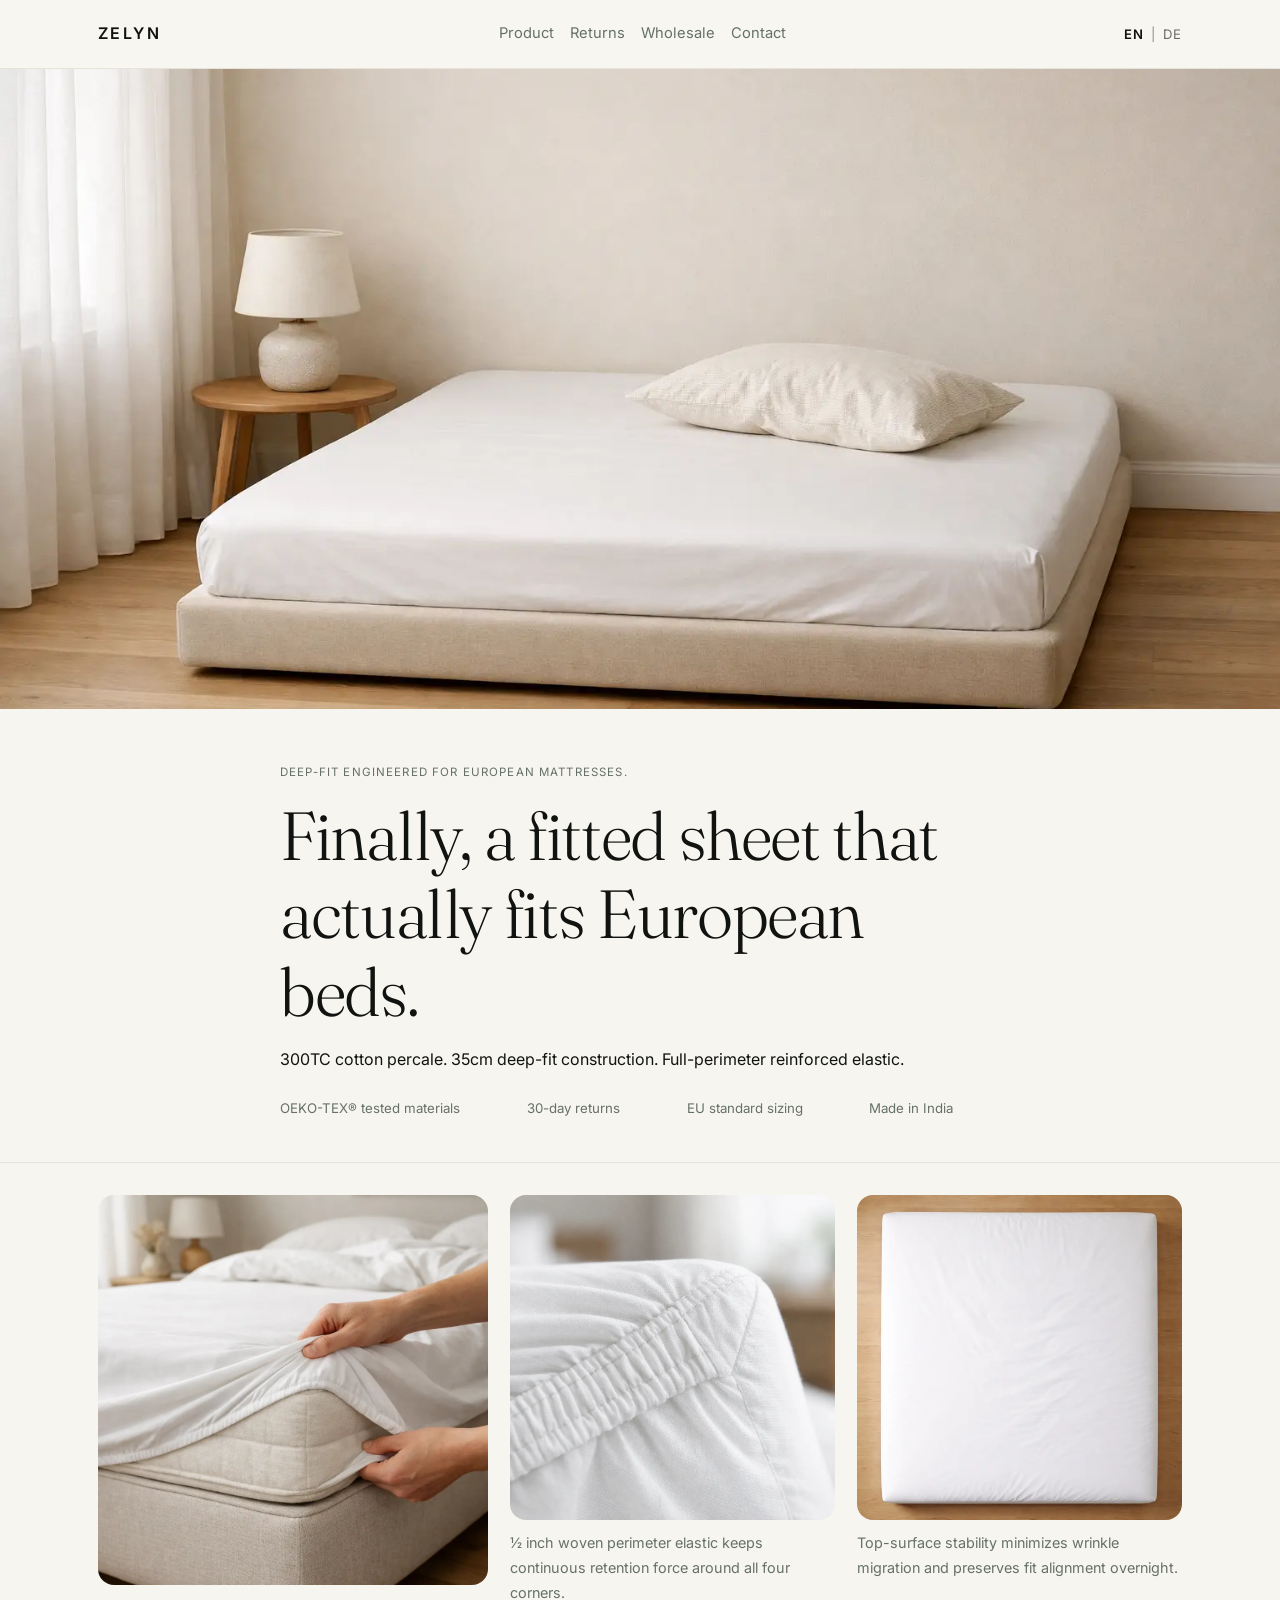
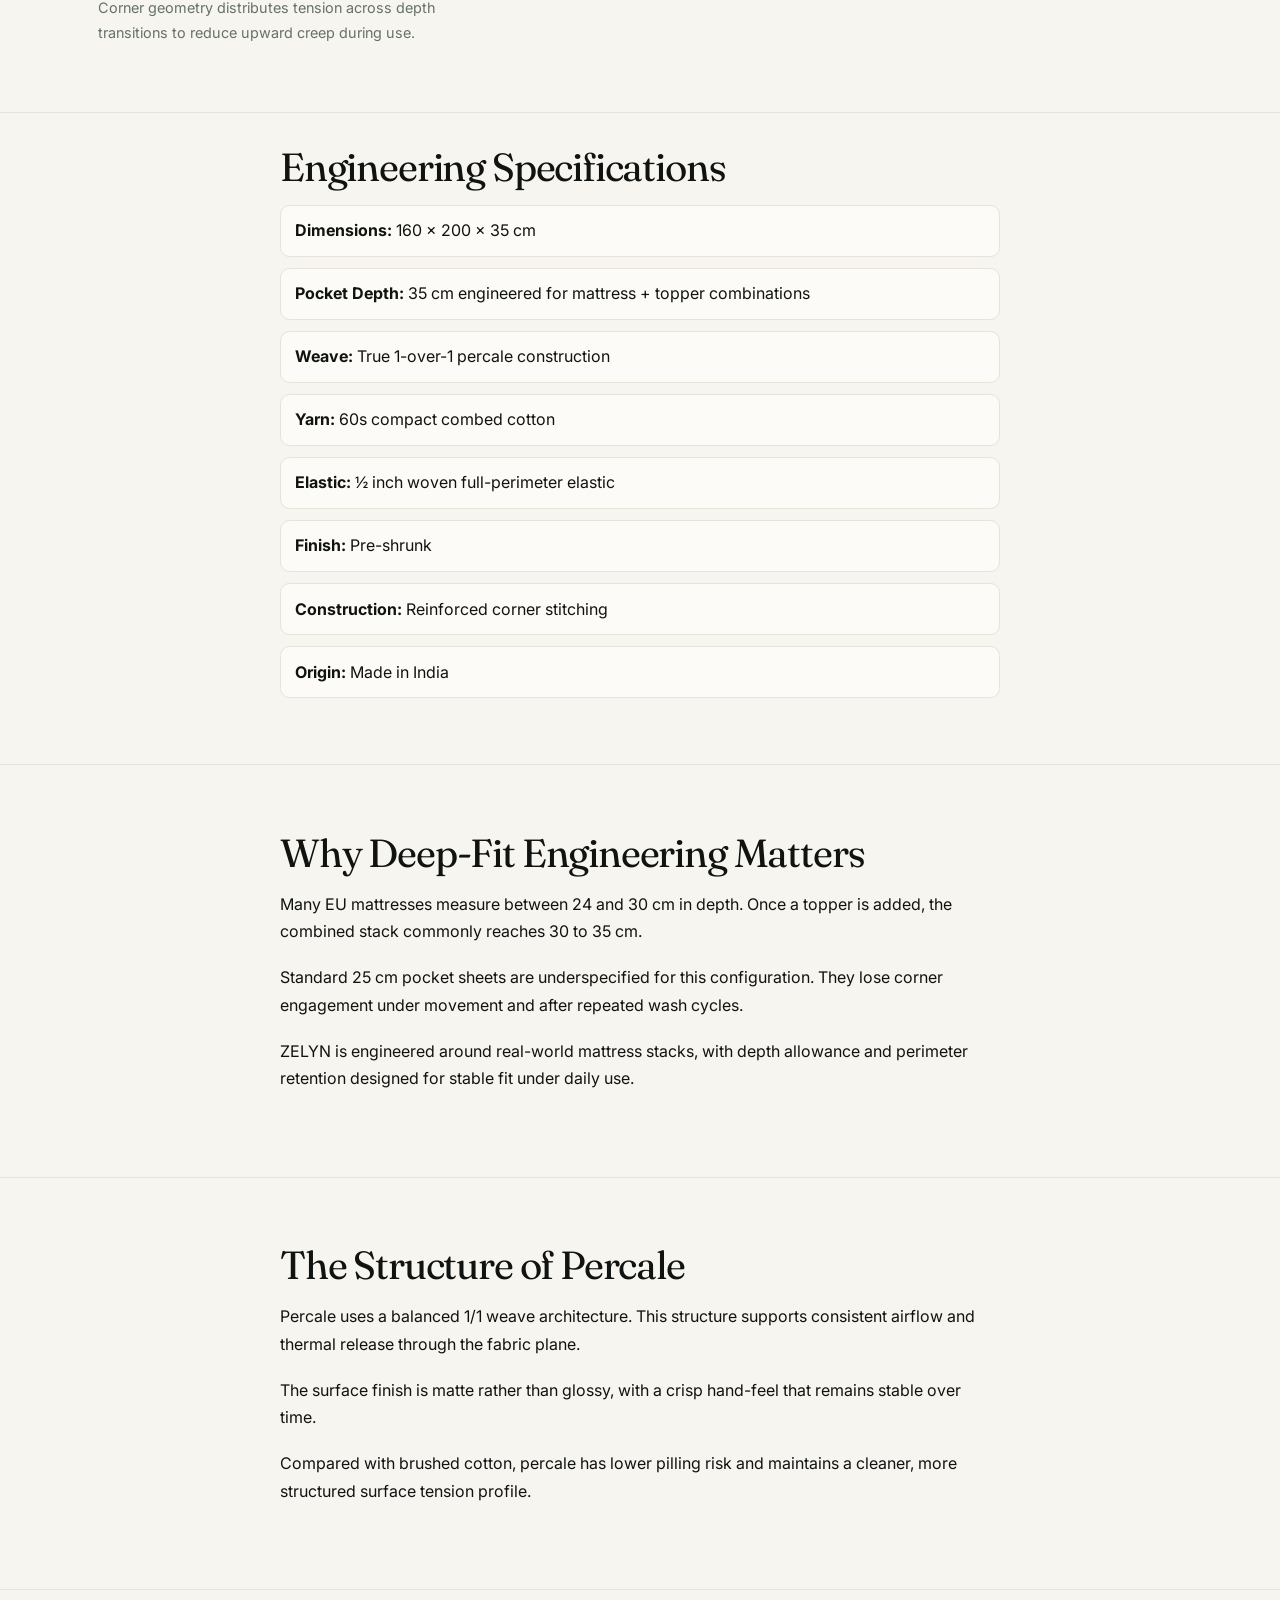
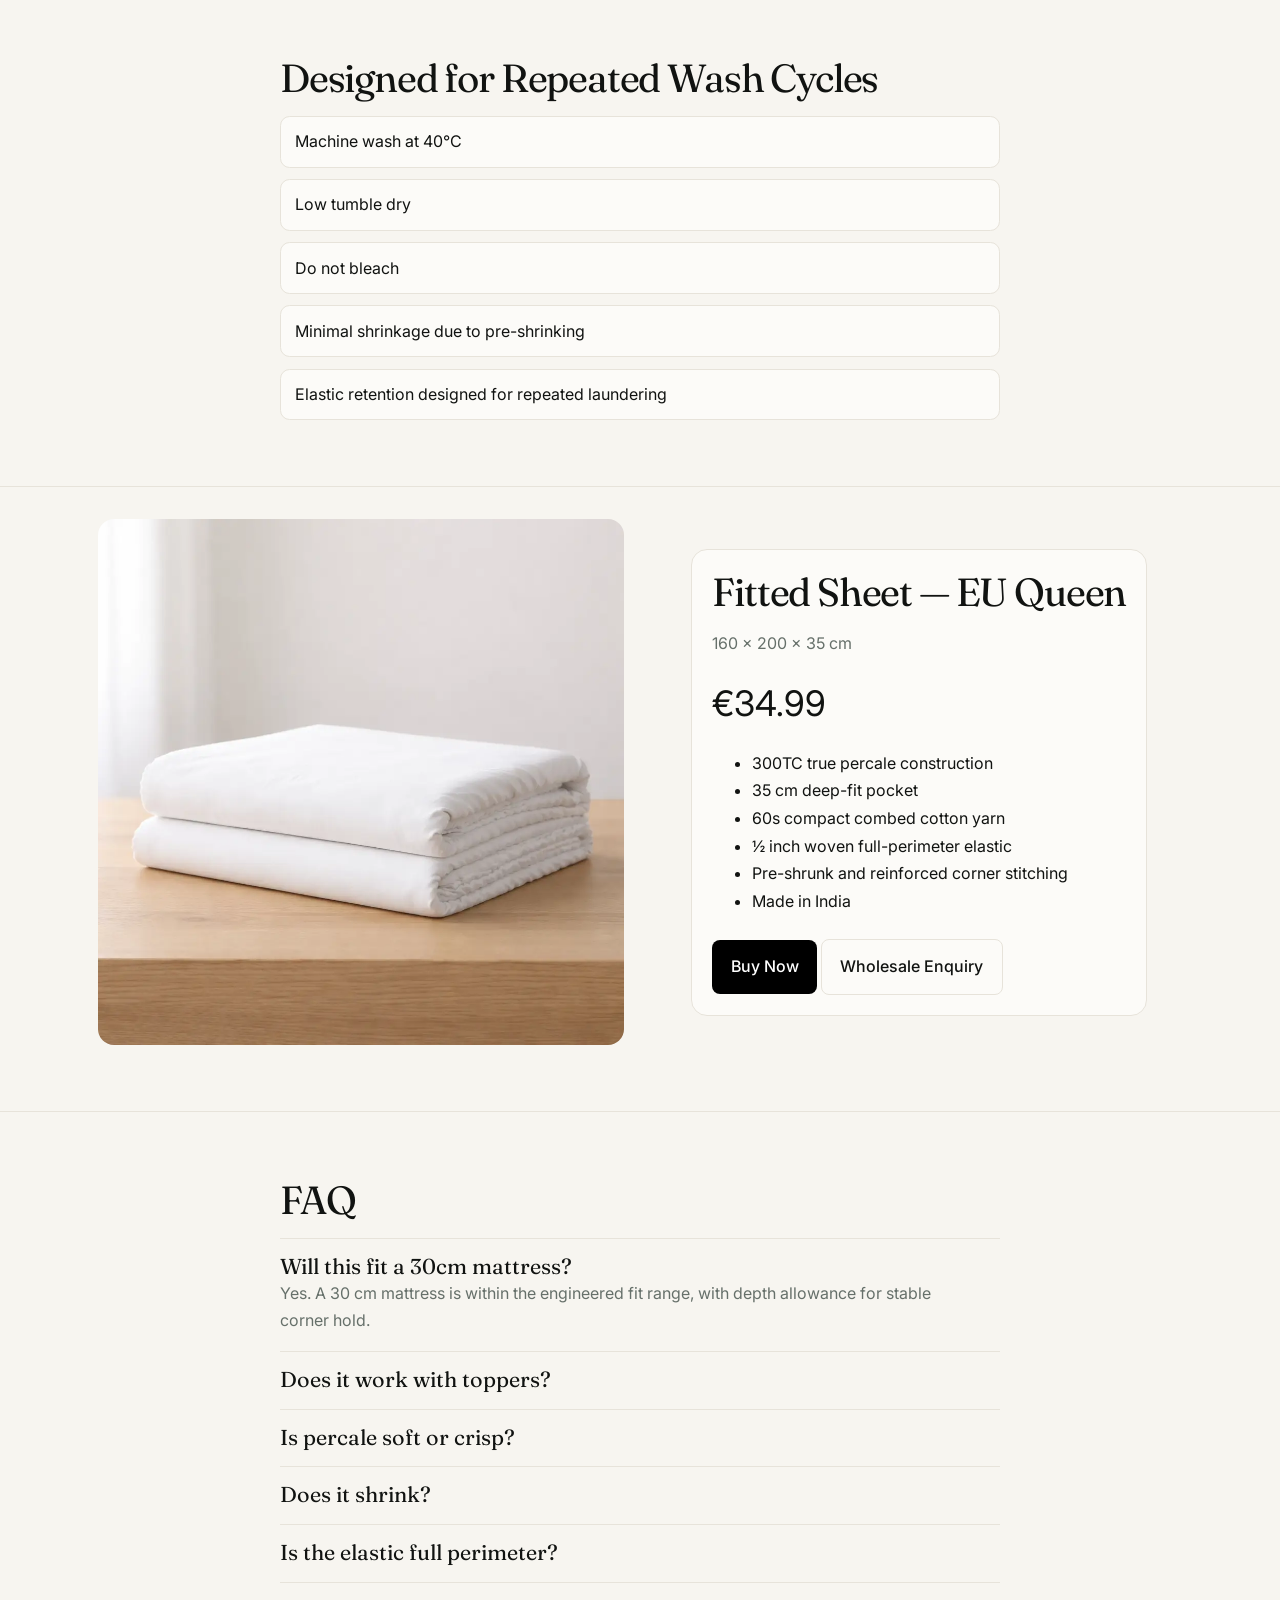
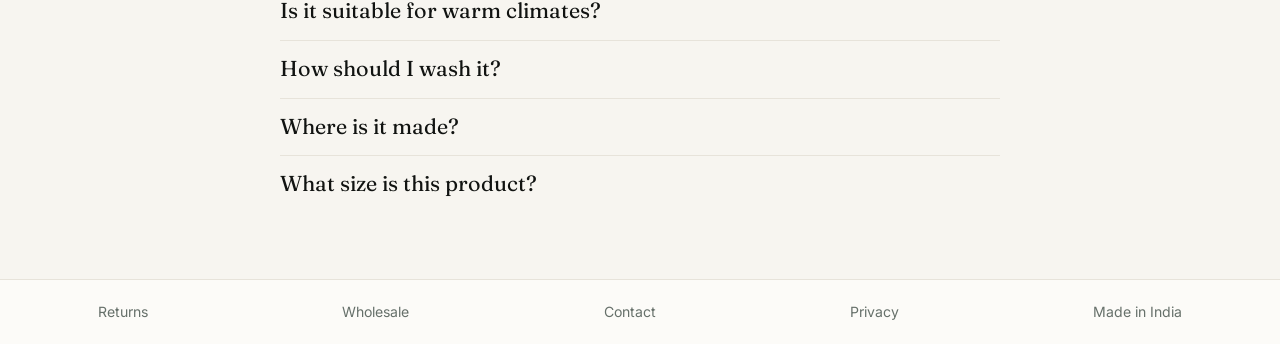
<file: index.html>
<!doctype html>
<html lang="en">
<head>
  <meta charset="utf-8">
  <meta name="viewport" content="width=device-width, initial-scale=1">
  <title>ZELYN — Deep-Fit Engineered Fitted Sheets for European Mattresses</title>
  <meta name="description" content="ZELYN deep-fit engineered fitted sheets for European mattresses. 300TC cotton percale, 35cm pocket depth, and full-perimeter reinforced elastic for stable fit.">
  <link rel="canonical" href="https://zelynhome.com/">
  <link rel="alternate" hreflang="en" href="https://zelynhome.com/">
  <link rel="alternate" hreflang="de" href="https://zelynhome.com/de/">
  <link rel="alternate" hreflang="x-default" href="https://zelynhome.com/">
  <link rel="preconnect" href="https://fonts.googleapis.com">
  <link rel="preconnect" href="https://fonts.gstatic.com" crossorigin>
  <link href="https://fonts.googleapis.com/css2?family=Fraunces:wght@400;500&family=Inter:wght@400;500;600&display=swap" rel="stylesheet">
  <link rel="stylesheet" href="/assets/css/styles.css">
  <script>
  (function() {
    var userLang = navigator.language || navigator.userLanguage;
    if (userLang && userLang.startsWith('de') && !window.location.pathname.startsWith('/de')) {
      window.location.href = '/de/';
    }
  })();
  </script>
</head>
<body>
  <header class="site-header">
    <div class="header-inner">
      <a class="logo" href="/" aria-label="ZELYN Home">ZELYN</a>
      <button class="menu-toggle" data-menu-toggle aria-label="Toggle menu" aria-expanded="false"><span aria-hidden="true">☰</span><span class="sr-only">Menu</span></button>
      <nav class="site-nav" data-nav>
        <a href="#product">Product</a>
        <a href="/returns.html">Returns</a>
        <a href="/wholesale.html">Wholesale</a>
        <a href="mailto:support@zelynhome.com">Contact</a>
      </nav>
      <nav class="language-switch">
        <a href="/" class="lang-en active">EN</a>
        <span class="divider">|</span>
        <a href="/de/" class="lang-de">DE</a>
      </nav>
    </div>
  </header>

  <main>
    <section class="reveal section-hero">
      <img class="hero-media hover-media" src="/assets/images/hero-bedroom.webp" alt="Deep-fit fitted sheet on a European bed setup" width="1536" height="1024" fetchpriority="high" decoding="async">
      <div class="hero-copy">
        <p class="kicker">Deep-fit engineered for European mattresses.</p>
        <h1>Finally, a fitted sheet that actually fits European beds.</h1>
        <p>300TC cotton percale. 35cm deep-fit construction. Full-perimeter reinforced elastic.</p>
        <div class="trust-row" aria-label="Trust highlights">
          <span>OEKO-TEX® tested materials</span>
          <span>30-day returns</span>
          <span>EU standard sizing</span>
          <span>Made in India</span>
        </div>
      </div>
    </section>

    <section class="reveal section-proof section-flow-tight">
      <div class="section-inner proof-grid">
        <figure class="proof-item proof-item-large hover-media">
          <img src="/assets/images/fit-demonstration.webp" alt="Fitted sheet wrapped over mattress and topper profile" width="1024" height="1024" loading="lazy" decoding="async">
          <figcaption>Corner geometry distributes tension across depth transitions to reduce upward creep during use.</figcaption>
        </figure>
        <figure class="proof-item hover-media">
          <img src="/assets/images/elastic-closeup.webp" alt="Close-up of full-perimeter elastic seam" width="1024" height="1024" loading="lazy" decoding="async">
          <figcaption>½ inch woven perimeter elastic keeps continuous retention force around all four corners.</figcaption>
        </figure>
        <figure class="proof-item hover-media">
          <img src="/assets/images/topdown.webp" alt="Top-down view of smooth fitted sheet plane" width="1024" height="1024" loading="lazy" decoding="async">
          <figcaption>Top-surface stability minimizes wrinkle migration and preserves fit alignment overnight.</figcaption>
        </figure>
      </div>
    </section>

    <section class="reveal section-engineering section-flow-tight">
      <div class="section-inner">
        <h2>Engineering Specifications</h2>
        <ul class="technical-list">
          <li><strong>Dimensions:</strong> 160 × 200 × 35 cm</li>
          <li><strong>Pocket Depth:</strong> 35 cm engineered for mattress + topper combinations</li>
          <li><strong>Weave:</strong> True 1-over-1 percale construction</li>
          <li><strong>Yarn:</strong> 60s compact combed cotton</li>
          <li><strong>Elastic:</strong> ½ inch woven full-perimeter elastic</li>
          <li><strong>Finish:</strong> Pre-shrunk</li>
          <li><strong>Construction:</strong> Reinforced corner stitching</li>
          <li><strong>Origin:</strong> Made in India</li>
        </ul>
      </div>
    </section>

    <section class="reveal">
      <div class="section-inner">
        <h2>Why Deep-Fit Engineering Matters</h2>
        <p>Many EU mattresses measure between 24 and 30 cm in depth. Once a topper is added, the combined stack commonly reaches 30 to 35 cm.</p>
        <p>Standard 25 cm pocket sheets are underspecified for this configuration. They lose corner engagement under movement and after repeated wash cycles.</p>
        <p>ZELYN is engineered around real-world mattress stacks, with depth allowance and perimeter retention designed for stable fit under daily use.</p>
      </div>
    </section>

    <section class="reveal">
      <div class="section-inner">
        <h2>The Structure of Percale</h2>
        <p>Percale uses a balanced 1/1 weave architecture. This structure supports consistent airflow and thermal release through the fabric plane.</p>
        <p>The surface finish is matte rather than glossy, with a crisp hand-feel that remains stable over time.</p>
        <p>Compared with brushed cotton, percale has lower pilling risk and maintains a cleaner, more structured surface tension profile.</p>
      </div>
    </section>

    <section class="reveal">
      <div class="section-inner">
        <h2>Designed for Repeated Wash Cycles</h2>
        <ul class="technical-list">
          <li>Machine wash at 40°C</li>
          <li>Low tumble dry</li>
          <li>Do not bleach</li>
          <li>Minimal shrinkage due to pre-shrinking</li>
          <li>Elastic retention designed for repeated laundering</li>
        </ul>
      </div>
    </section>

    <section id="product" class="reveal section-product section-flow-tight">
      <div class="section-inner product-wrap">
        <img class="hover-media" src="/assets/images/folded.webp" alt="Folded ZELYN fitted sheet in cotton percale" width="1024" height="1024" loading="lazy" decoding="async">
        <div class="product-copy">
          <h2>Fitted Sheet — EU Queen</h2>
          <p class="spec">160 × 200 × 35 cm</p>
          <p class="price">€34.99</p>
          <ul>
            <li>300TC true percale construction</li>
            <li>35 cm deep-fit pocket</li>
            <li>60s compact combed cotton yarn</li>
            <li>½ inch woven full-perimeter elastic</li>
            <li>Pre-shrunk and reinforced corner stitching</li>
            <li>Made in India</li>
          </ul>
          <a class="button" href="mailto:support@zelynhome.com?subject=Buy%20Now%20%E2%80%94%20ZELYN%20EU%20Queen">Buy Now</a>
          <a class="button button-secondary" href="/wholesale.html">Wholesale Enquiry</a>
        </div>
      </div>
    </section>

    <section class="reveal">
      <div class="section-inner">
        <h2>FAQ</h2>
        <div class="faq-item">
          <h3 class="faq-question">
            <button class="faq-trigger" type="button" data-faq-trigger aria-expanded="false">Will this fit a 30cm mattress?</button>
          </h3>
          <div class="faq-answer" data-faq-answer>
            <p>Yes. A 30 cm mattress is within the engineered fit range, with depth allowance for stable corner hold.</p>
          </div>
        </div>
        <div class="faq-item">
          <h3 class="faq-question">
            <button class="faq-trigger" type="button" data-faq-trigger aria-expanded="false">Does it work with toppers?</button>
          </h3>
          <div class="faq-answer" data-faq-answer>
            <p>Yes. The 35 cm pocket is specified for mattress and topper combinations up to the stated total height.</p>
          </div>
        </div>
        <div class="faq-item">
          <h3 class="faq-question">
            <button class="faq-trigger" type="button" data-faq-trigger aria-expanded="false">Is percale soft or crisp?</button>
          </h3>
          <div class="faq-answer" data-faq-answer>
            <p>Percale is typically crisp with a matte surface. It softens gradually with wash cycles while retaining structure.</p>
          </div>
        </div>
        <div class="faq-item">
          <h3 class="faq-question">
            <button class="faq-trigger" type="button" data-faq-trigger aria-expanded="false">Does it shrink?</button>
          </h3>
          <div class="faq-answer" data-faq-answer>
            <p>The fabric is pre-shrunk to control dimensional change and support repeatable fit after laundering.</p>
          </div>
        </div>
        <div class="faq-item">
          <h3 class="faq-question">
            <button class="faq-trigger" type="button" data-faq-trigger aria-expanded="false">Is the elastic full perimeter?</button>
          </h3>
          <div class="faq-answer" data-faq-answer>
            <p>Yes. It uses a ½ inch woven elastic that runs around the full perimeter, not only at the corners.</p>
          </div>
        </div>
        <div class="faq-item">
          <h3 class="faq-question">
            <button class="faq-trigger" type="button" data-faq-trigger aria-expanded="false">Is it suitable for warm climates?</button>
          </h3>
          <div class="faq-answer" data-faq-answer>
            <p>Yes. The balanced percale weave is breathable and supports thermal release in warmer sleeping environments.</p>
          </div>
        </div>
        <div class="faq-item">
          <h3 class="faq-question">
            <button class="faq-trigger" type="button" data-faq-trigger aria-expanded="false">How should I wash it?</button>
          </h3>
          <div class="faq-answer" data-faq-answer>
            <p>Machine wash at 40°C, tumble dry low, and avoid bleach to preserve fabric and elastic performance.</p>
          </div>
        </div>
        <div class="faq-item">
          <h3 class="faq-question">
            <button class="faq-trigger" type="button" data-faq-trigger aria-expanded="false">Where is it made?</button>
          </h3>
          <div class="faq-answer" data-faq-answer>
            <p>It is made in India.</p>
          </div>
        </div>
        <div class="faq-item">
          <h3 class="faq-question">
            <button class="faq-trigger" type="button" data-faq-trigger aria-expanded="false">What size is this product?</button>
          </h3>
          <div class="faq-answer" data-faq-answer>
            <p>This product is EU Queen: 160 × 200 × 35 cm.</p>
          </div>
        </div>
      </div>
    </section>
  </main>

  <footer class="site-footer">
    <div class="footer-inner footer-links">
      <a href="/returns.html">Returns</a>
      <a href="/wholesale.html">Wholesale</a>
      <a href="mailto:support@zelynhome.com">Contact</a>
      <a href="#">Privacy</a>
      <span>Made in India</span>
    </div>
  </footer>

  <script src="/assets/js/main.js" defer></script>
  <script type="application/ld+json">
    {
      "@context": "https://schema.org",
      "@type": "Product",
      "name": "Fitted Sheet — EU Queen",
      "brand": {
        "@type": "Brand",
        "name": "ZELYN"
      },
      "description": "Deep-fit engineered fitted sheet for European mattresses and topper combinations.",
      "size": "160x200x35",
      "material": "Cotton Percale",
      "image": [
        "https://zelynhome.com/assets/images/topdown.webp",
        "https://zelynhome.com/assets/images/folded.webp",
        "https://zelynhome.com/assets/images/fit-demonstration.webp"
      ],
      "offers": {
        "@type": "Offer",
        "url": "https://zelynhome.com/",
        "price": "34.99",
        "priceCurrency": "EUR",
        "availability": "https://schema.org/InStock"
      }
    }
  </script>
</body>
</html>
</file>
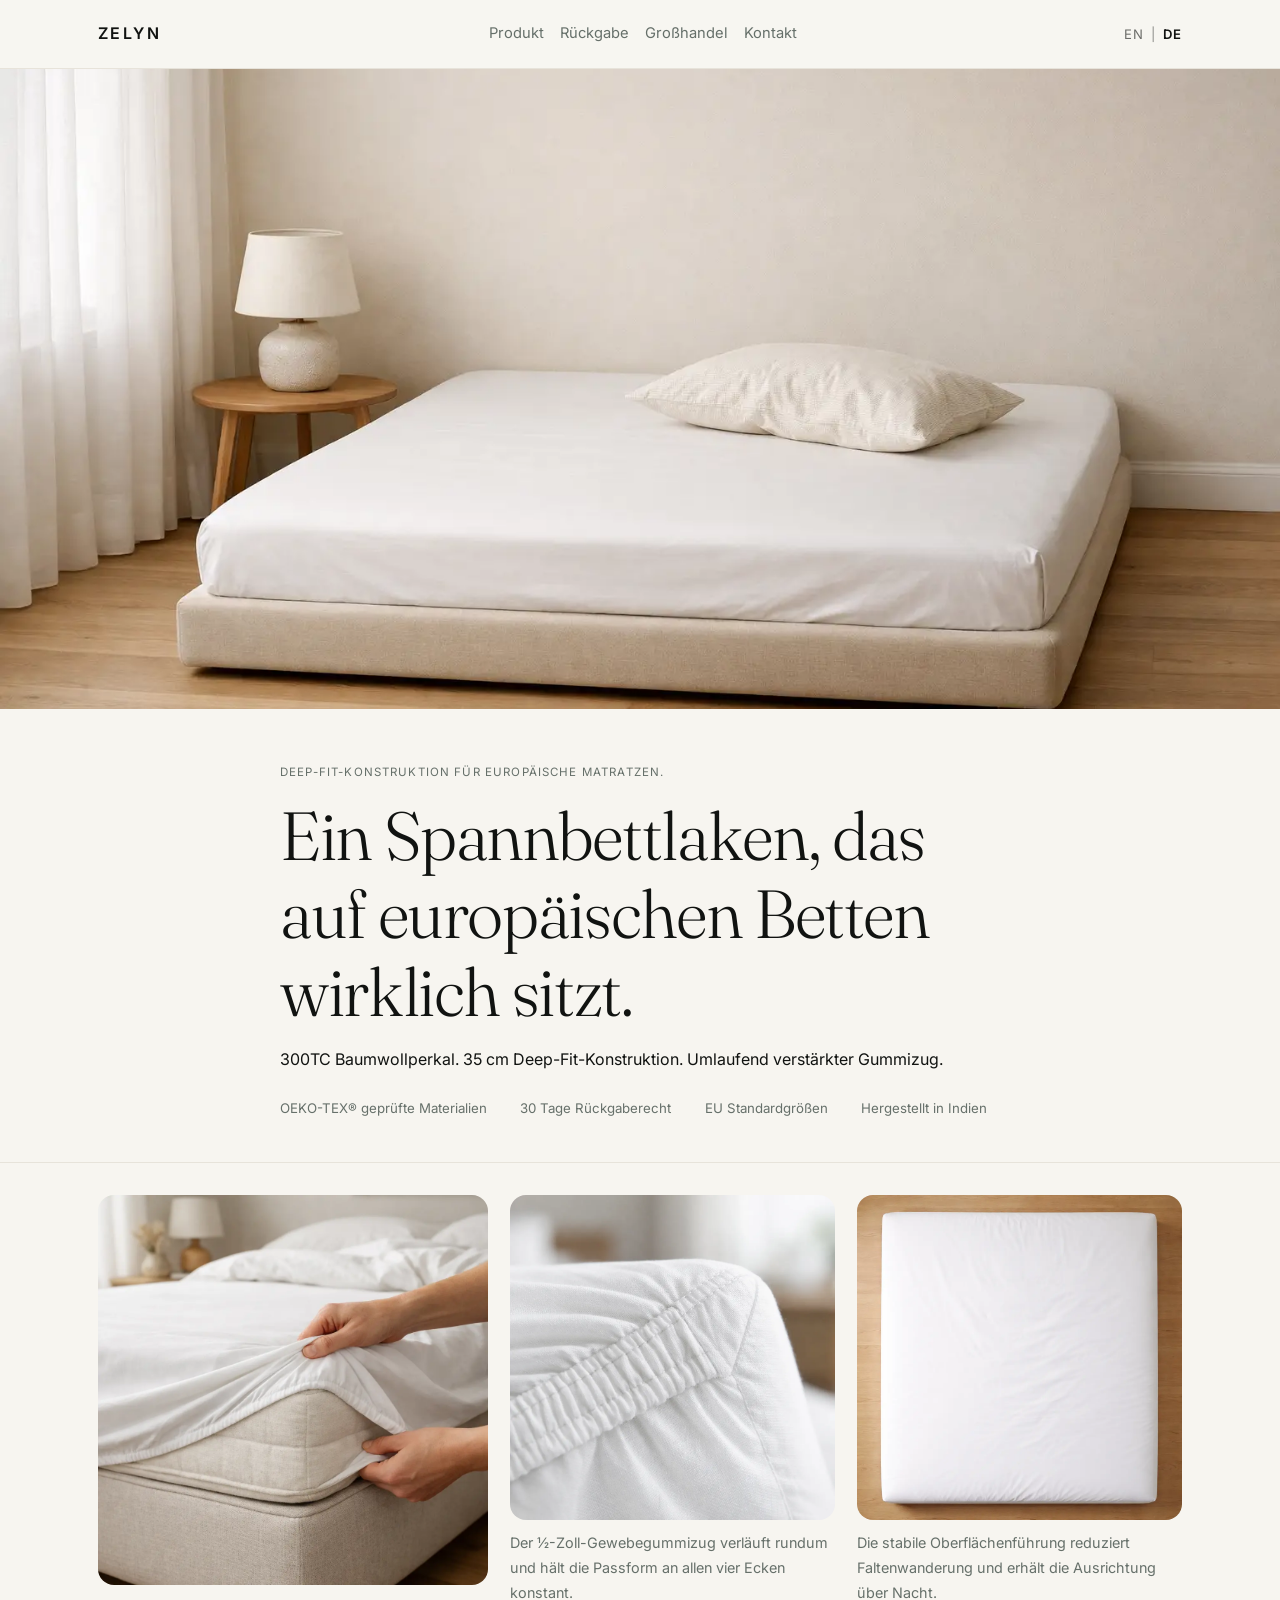
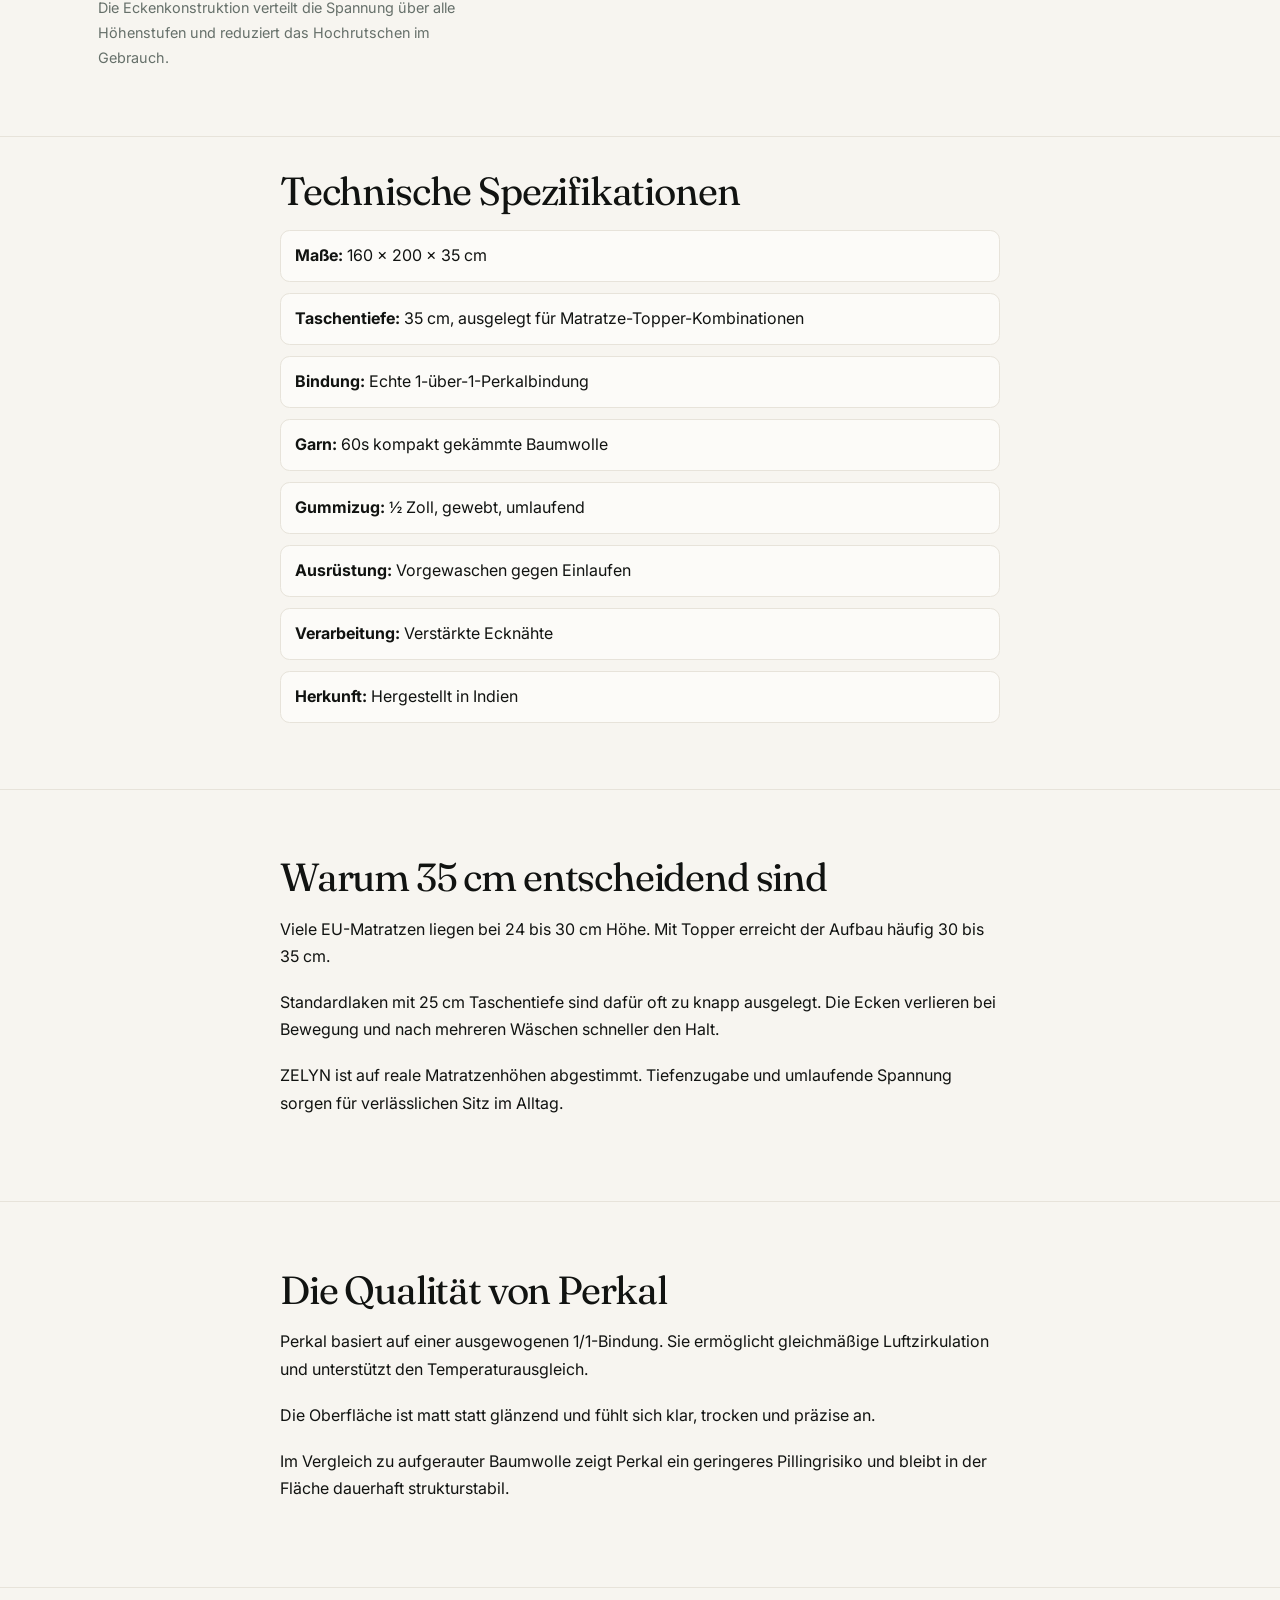
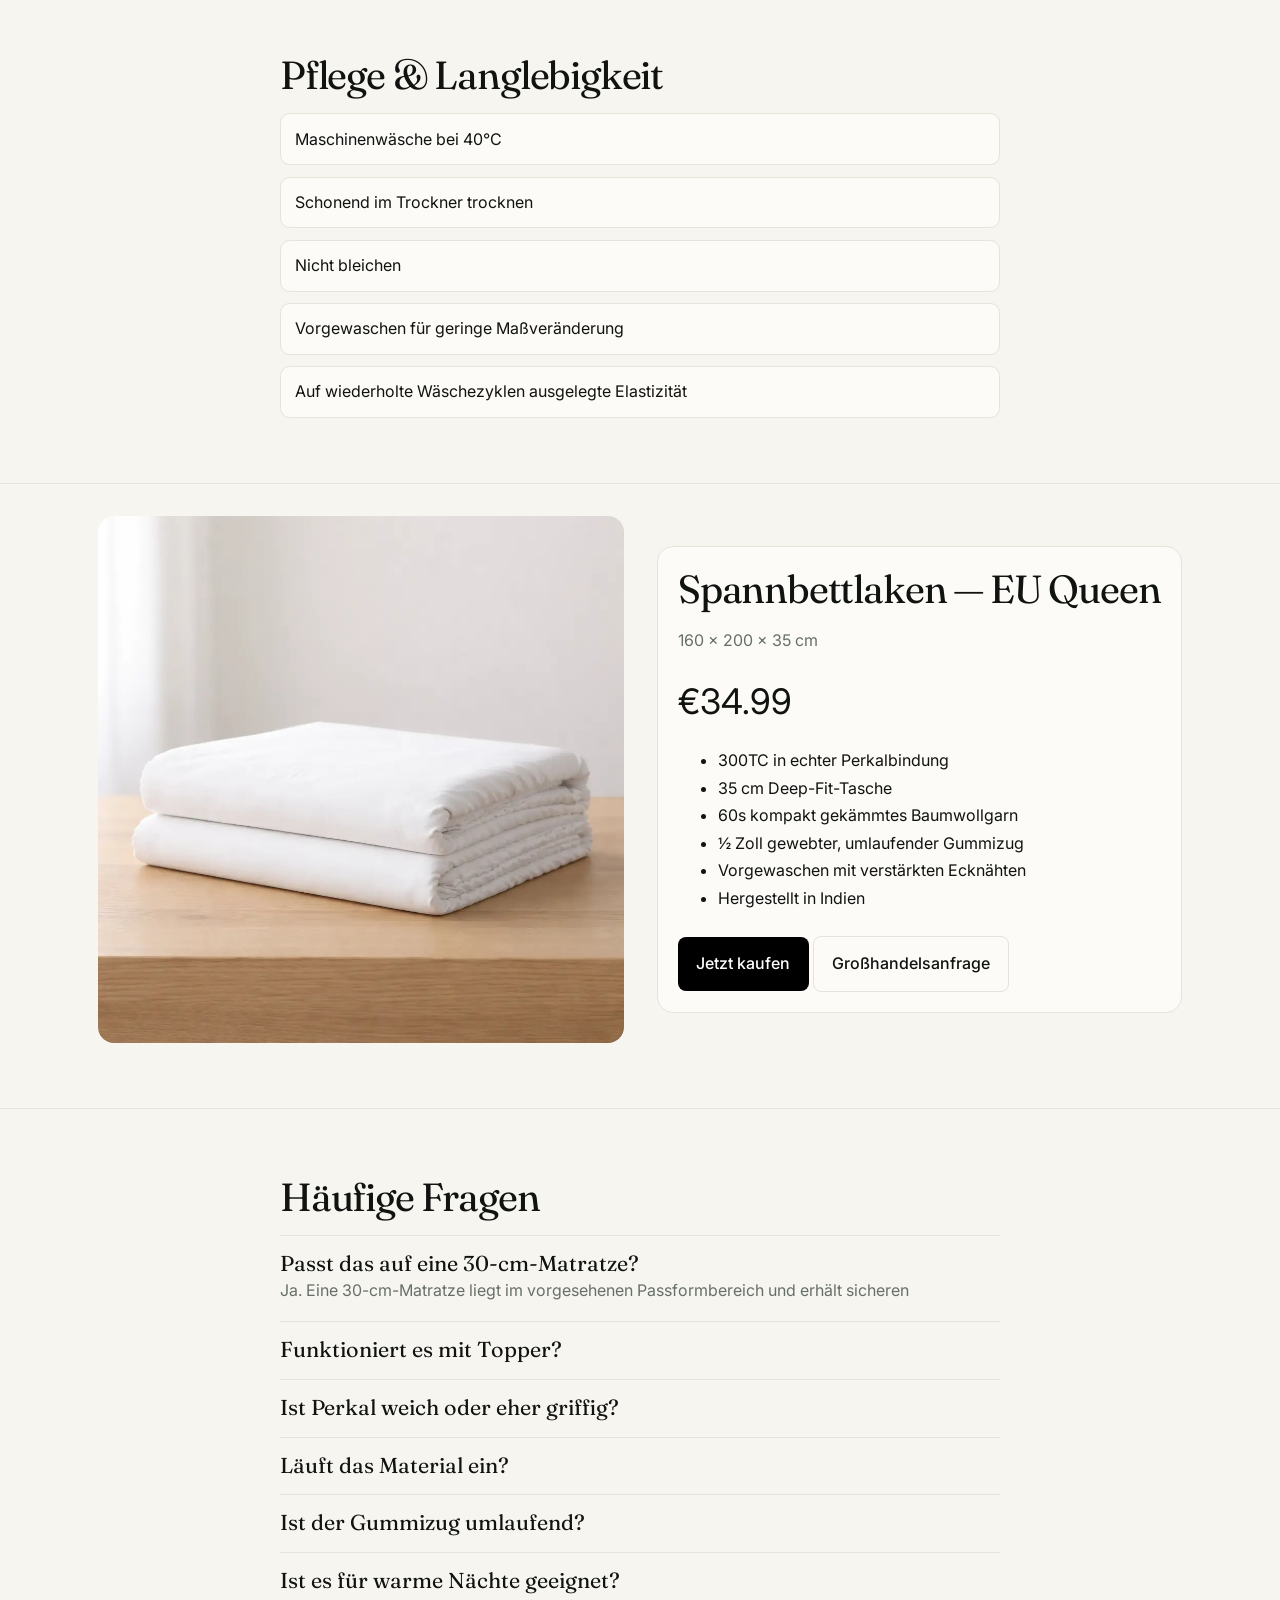
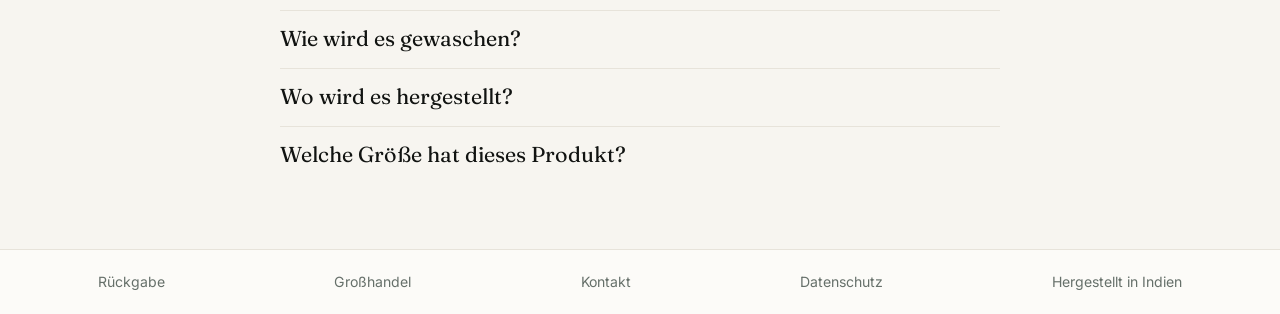
<file: de/index.html>
<!doctype html>
<html lang="de">
<head>
  <meta charset="utf-8">
  <meta name="viewport" content="width=device-width, initial-scale=1">
  <title>ZELYN — Deep-Fit-Konstruktion für europäische Matratzen</title>
  <meta name="description" content="ZELYN Spannbettlaken mit Deep-Fit-Konstruktion für europäische Matratzen. 300TC Baumwollperkal, 35 cm Taschentiefe und umlaufend verstärkter Gummizug für verlässlichen Sitz.">
  <link rel="canonical" href="https://zelynhome.com/de/">
  <link rel="alternate" hreflang="de" href="https://zelynhome.com/de/">
  <link rel="alternate" hreflang="en" href="https://zelynhome.com/">
  <link rel="alternate" hreflang="x-default" href="https://zelynhome.com/">
  <link rel="preconnect" href="https://fonts.googleapis.com">
  <link rel="preconnect" href="https://fonts.gstatic.com" crossorigin>
  <link href="https://fonts.googleapis.com/css2?family=Fraunces:wght@400;500&family=Inter:wght@400;500;600&display=swap" rel="stylesheet">
  <link rel="stylesheet" href="/assets/css/styles.css">
</head>
<body>
  <header class="site-header">
    <div class="header-inner">
      <a class="logo" href="/de/" aria-label="ZELYN Startseite">ZELYN</a>
      <button class="menu-toggle" data-menu-toggle aria-label="Menü umschalten" aria-expanded="false"><span aria-hidden="true">☰</span><span class="sr-only">Menü</span></button>
      <nav class="site-nav" data-nav>
        <a href="#product">Produkt</a>
        <a href="/de/returns.html">Rückgabe</a>
        <a href="/de/wholesale.html">Großhandel</a>
        <a href="mailto:support@zelynhome.com">Kontakt</a>
      </nav>
      <nav class="language-switch">
        <a href="/" class="lang-en">EN</a>
        <span class="divider">|</span>
        <a href="/de/" class="lang-de active">DE</a>
      </nav>
    </div>
  </header>

  <main>
    <section class="reveal section-hero">
      <img class="hero-media hover-media" src="/assets/images/hero-bedroom.webp" alt="Spannbettlaken mit Deep-Fit-Sitz auf europäischem Bettaufbau" width="1536" height="1024" fetchpriority="high" decoding="async">
      <div class="hero-copy">
        <p class="kicker">Deep-Fit-Konstruktion für europäische Matratzen.</p>
        <h1>Ein Spannbettlaken, das auf europäischen Betten wirklich sitzt.</h1>
        <p>300TC Baumwollperkal. 35 cm Deep-Fit-Konstruktion. Umlaufend verstärkter Gummizug.</p>
        <div class="trust-row" aria-label="Vertrauensmerkmale">
          <span>OEKO-TEX® geprüfte Materialien</span>
          <span>30 Tage Rückgaberecht</span>
          <span>EU Standardgrößen</span>
          <span>Hergestellt in Indien</span>
        </div>
      </div>
    </section>

    <section class="reveal section-proof section-flow-tight">
      <div class="section-inner proof-grid">
        <figure class="proof-item proof-item-large hover-media">
          <img src="/assets/images/fit-demonstration.webp" alt="Spannbettlaken über Matratze und Topper" width="1024" height="1024" loading="lazy" decoding="async">
          <figcaption>Die Eckenkonstruktion verteilt die Spannung über alle Höhenstufen und reduziert das Hochrutschen im Gebrauch.</figcaption>
        </figure>
        <figure class="proof-item hover-media">
          <img src="/assets/images/elastic-closeup.webp" alt="Detailansicht des umlaufenden Gummizugs" width="1024" height="1024" loading="lazy" decoding="async">
          <figcaption>Der ½-Zoll-Gewebegummizug verläuft rundum und hält die Passform an allen vier Ecken konstant.</figcaption>
        </figure>
        <figure class="proof-item hover-media">
          <img src="/assets/images/topdown.webp" alt="Draufsicht auf die glatte Liegefläche" width="1024" height="1024" loading="lazy" decoding="async">
          <figcaption>Die stabile Oberflächenführung reduziert Faltenwanderung und erhält die Ausrichtung über Nacht.</figcaption>
        </figure>
      </div>
    </section>

    <section class="reveal section-engineering section-flow-tight">
      <div class="section-inner">
        <h2>Technische Spezifikationen</h2>
        <ul class="technical-list">
          <li><strong>Maße:</strong> 160 × 200 × 35 cm</li>
          <li><strong>Taschentiefe:</strong> 35 cm, ausgelegt für Matratze-Topper-Kombinationen</li>
          <li><strong>Bindung:</strong> Echte 1-über-1-Perkalbindung</li>
          <li><strong>Garn:</strong> 60s kompakt gekämmte Baumwolle</li>
          <li><strong>Gummizug:</strong> ½ Zoll, gewebt, umlaufend</li>
          <li><strong>Ausrüstung:</strong> Vorgewaschen gegen Einlaufen</li>
          <li><strong>Verarbeitung:</strong> Verstärkte Ecknähte</li>
          <li><strong>Herkunft:</strong> Hergestellt in Indien</li>
        </ul>
      </div>
    </section>

    <section class="reveal">
      <div class="section-inner">
        <h2>Warum 35 cm entscheidend sind</h2>
        <p>Viele EU-Matratzen liegen bei 24 bis 30 cm Höhe. Mit Topper erreicht der Aufbau häufig 30 bis 35 cm.</p>
        <p>Standardlaken mit 25 cm Taschentiefe sind dafür oft zu knapp ausgelegt. Die Ecken verlieren bei Bewegung und nach mehreren Wäschen schneller den Halt.</p>
        <p>ZELYN ist auf reale Matratzenhöhen abgestimmt. Tiefenzugabe und umlaufende Spannung sorgen für verlässlichen Sitz im Alltag.</p>
      </div>
    </section>

    <section class="reveal">
      <div class="section-inner">
        <h2>Die Qualität von Perkal</h2>
        <p>Perkal basiert auf einer ausgewogenen 1/1-Bindung. Sie ermöglicht gleichmäßige Luftzirkulation und unterstützt den Temperaturausgleich.</p>
        <p>Die Oberfläche ist matt statt glänzend und fühlt sich klar, trocken und präzise an.</p>
        <p>Im Vergleich zu aufgerauter Baumwolle zeigt Perkal ein geringeres Pillingrisiko und bleibt in der Fläche dauerhaft strukturstabil.</p>
      </div>
    </section>

    <section class="reveal">
      <div class="section-inner">
        <h2>Pflege &amp; Langlebigkeit</h2>
        <ul class="technical-list">
          <li>Maschinenwäsche bei 40°C</li>
          <li>Schonend im Trockner trocknen</li>
          <li>Nicht bleichen</li>
          <li>Vorgewaschen für geringe Maßveränderung</li>
          <li>Auf wiederholte Wäschezyklen ausgelegte Elastizität</li>
        </ul>
      </div>
    </section>

    <section id="product" class="reveal section-product section-flow-tight">
      <div class="section-inner product-wrap">
        <img class="hover-media" src="/assets/images/folded.webp" alt="Gefaltetes ZELYN Spannbettlaken aus Baumwollperkal" width="1024" height="1024" loading="lazy" decoding="async">
        <div class="product-copy">
          <h2>Spannbettlaken — EU Queen</h2>
          <p class="spec">160 × 200 × 35 cm</p>
          <p class="price">€34.99</p>
          <ul>
            <li>300TC in echter Perkalbindung</li>
            <li>35 cm Deep-Fit-Tasche</li>
            <li>60s kompakt gekämmtes Baumwollgarn</li>
            <li>½ Zoll gewebter, umlaufender Gummizug</li>
            <li>Vorgewaschen mit verstärkten Ecknähten</li>
            <li>Hergestellt in Indien</li>
          </ul>
          <a class="button" href="mailto:support@zelynhome.com?subject=Jetzt%20kaufen%20%E2%80%94%20ZELYN%20EU%20Queen">Jetzt kaufen</a>
          <a class="button button-secondary" href="/de/wholesale.html">Großhandelsanfrage</a>
        </div>
      </div>
    </section>

    <section class="reveal">
      <div class="section-inner">
        <h2>Häufige Fragen</h2>
        <div class="faq-item">
          <h3 class="faq-question">
            <button class="faq-trigger" type="button" data-faq-trigger aria-expanded="false">Passt das auf eine 30-cm-Matratze?</button>
          </h3>
          <div class="faq-answer" data-faq-answer>
            <p>Ja. Eine 30-cm-Matratze liegt im vorgesehenen Passformbereich und erhält sicheren Eckhalt.</p>
          </div>
        </div>
        <div class="faq-item">
          <h3 class="faq-question">
            <button class="faq-trigger" type="button" data-faq-trigger aria-expanded="false">Funktioniert es mit Topper?</button>
          </h3>
          <div class="faq-answer" data-faq-answer>
            <p>Ja. Die 35-cm-Tasche ist für Matratze-Topper-Kombinationen bis zur angegebenen Gesamthöhe ausgelegt.</p>
          </div>
        </div>
        <div class="faq-item">
          <h3 class="faq-question">
            <button class="faq-trigger" type="button" data-faq-trigger aria-expanded="false">Ist Perkal weich oder eher griffig?</button>
          </h3>
          <div class="faq-answer" data-faq-answer>
            <p>Perkal wirkt anfangs klar und griffig mit matter Oberfläche. Mit der Zeit wird es weicher und bleibt strukturiert.</p>
          </div>
        </div>
        <div class="faq-item">
          <h3 class="faq-question">
            <button class="faq-trigger" type="button" data-faq-trigger aria-expanded="false">Läuft das Material ein?</button>
          </h3>
          <div class="faq-answer" data-faq-answer>
            <p>Der Stoff ist vorgewaschen, um Maßveränderungen zu begrenzen und die Passform dauerhaft zu sichern.</p>
          </div>
        </div>
        <div class="faq-item">
          <h3 class="faq-question">
            <button class="faq-trigger" type="button" data-faq-trigger aria-expanded="false">Ist der Gummizug umlaufend?</button>
          </h3>
          <div class="faq-answer" data-faq-answer>
            <p>Ja. Ein ½-Zoll-Gewebegummizug verläuft über den gesamten Umfang, nicht nur an den Ecken.</p>
          </div>
        </div>
        <div class="faq-item">
          <h3 class="faq-question">
            <button class="faq-trigger" type="button" data-faq-trigger aria-expanded="false">Ist es für warme Nächte geeignet?</button>
          </h3>
          <div class="faq-answer" data-faq-answer>
            <p>Ja. Die ausgewogene Perkalbindung ist atmungsaktiv und unterstützt die Wärmeabgabe.</p>
          </div>
        </div>
        <div class="faq-item">
          <h3 class="faq-question">
            <button class="faq-trigger" type="button" data-faq-trigger aria-expanded="false">Wie wird es gewaschen?</button>
          </h3>
          <div class="faq-answer" data-faq-answer>
            <p>Bei 40°C waschen, schonend trocknen und auf Bleichmittel verzichten, um Stoff und Elastizität zu erhalten.</p>
          </div>
        </div>
        <div class="faq-item">
          <h3 class="faq-question">
            <button class="faq-trigger" type="button" data-faq-trigger aria-expanded="false">Wo wird es hergestellt?</button>
          </h3>
          <div class="faq-answer" data-faq-answer>
            <p>Hergestellt in Indien.</p>
          </div>
        </div>
        <div class="faq-item">
          <h3 class="faq-question">
            <button class="faq-trigger" type="button" data-faq-trigger aria-expanded="false">Welche Größe hat dieses Produkt?</button>
          </h3>
          <div class="faq-answer" data-faq-answer>
            <p>Dieses Produkt entspricht EU Queen: 160 × 200 × 35 cm.</p>
          </div>
        </div>
      </div>
    </section>
  </main>

  <footer class="site-footer">
    <div class="footer-inner footer-links">
      <a href="/de/returns.html">Rückgabe</a>
      <a href="/de/wholesale.html">Großhandel</a>
      <a href="mailto:support@zelynhome.com">Kontakt</a>
      <a href="#">Datenschutz</a>
      <span>Hergestellt in Indien</span>
    </div>
  </footer>

  <script src="/assets/js/main.js" defer></script>
  <script type="application/ld+json">
    {
      "@context": "https://schema.org",
      "@type": "Product",
      "name": "Spannbettlaken — EU Queen",
      "brand": {
        "@type": "Brand",
        "name": "ZELYN"
      },
      "description": "Spannbettlaken mit Deep-Fit-Konstruktion für europäische Matratzen und Topper-Kombinationen.",
      "size": "160x200x35",
      "material": "Baumwollperkal",
      "image": [
        "https://zelynhome.com/assets/images/topdown.webp",
        "https://zelynhome.com/assets/images/folded.webp",
        "https://zelynhome.com/assets/images/fit-demonstration.webp"
      ],
      "offers": {
        "@type": "Offer",
        "url": "https://zelynhome.com/de/",
        "price": "34.99",
        "priceCurrency": "EUR",
        "availability": "https://schema.org/InStock"
      }
    }
  </script>
</body>
</html>
</file>
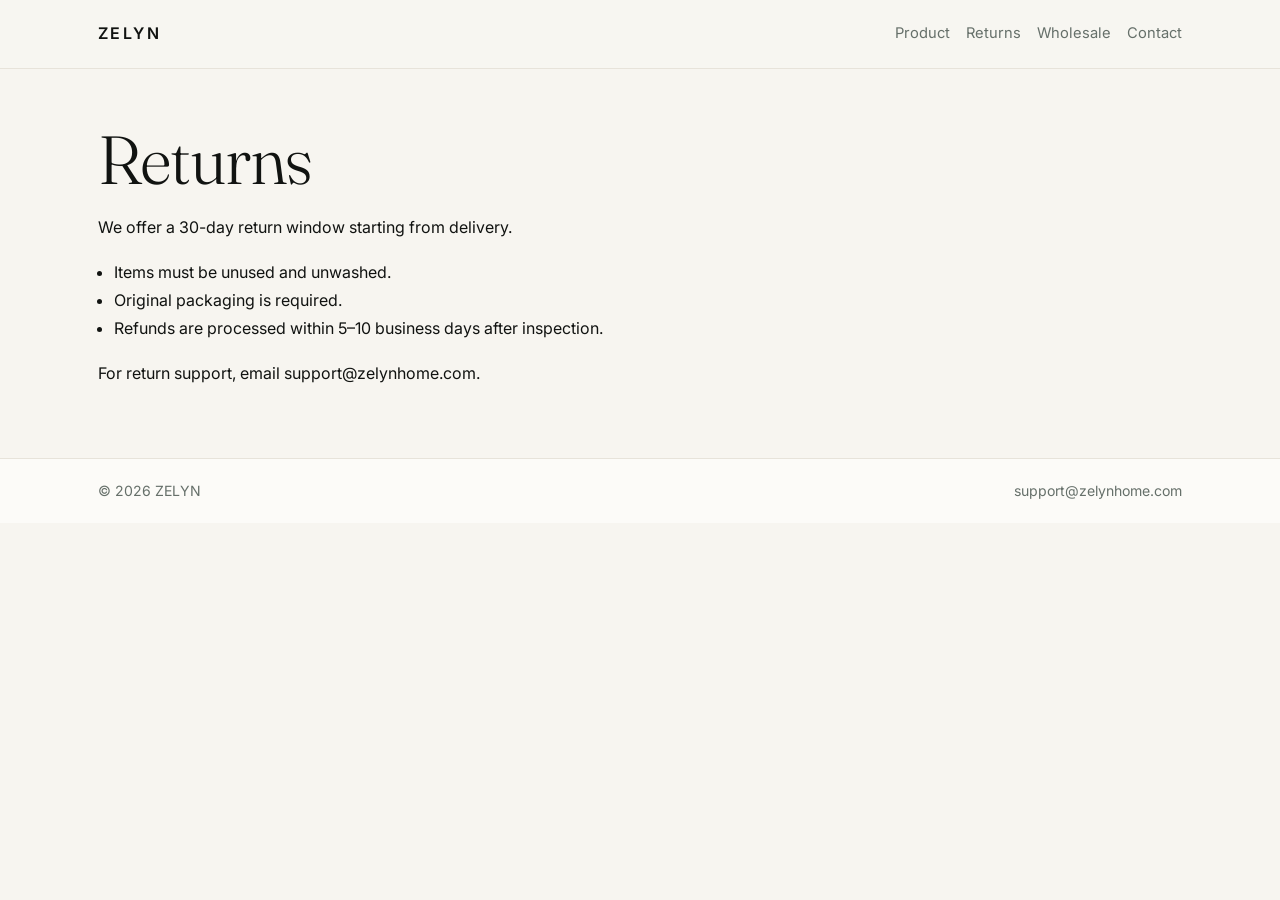
<file: returns.html>
<!doctype html>
<html lang="en">
<head>
  <meta charset="utf-8">
  <meta name="viewport" content="width=device-width, initial-scale=1">
  <title>Returns — ZELYN</title>
  <meta name="description" content="Read ZELYN return policy, timelines, and support information for EU orders.">
  <link rel="preconnect" href="https://fonts.googleapis.com">
  <link rel="preconnect" href="https://fonts.gstatic.com" crossorigin>
  <link href="https://fonts.googleapis.com/css2?family=Fraunces:wght@400;500&family=Inter:wght@400;500;600&display=swap" rel="stylesheet">
  <link rel="stylesheet" href="assets/css/styles.css">
</head>
<body>
  <header class="site-header">
    <div class="header-inner">
      <a class="logo" href="index.html" aria-label="ZELYN Home">ZELYN</a>
      <button class="menu-toggle" data-menu-toggle aria-label="Toggle menu" aria-expanded="false">Menu</button>
      <nav class="site-nav" data-nav>
        <a href="index.html">Product</a>
        <a href="returns.html">Returns</a>
        <a href="wholesale.html">Wholesale</a>
        <a href="mailto:support@zelynhome.com">Contact</a>
      </nav>
    </div>
  </header>

  <main class="page-content">
    <h1>Returns</h1>
    <p>We offer a 30-day return window starting from delivery.</p>
    <ul>
      <li>Items must be unused and unwashed.</li>
      <li>Original packaging is required.</li>
      <li>Refunds are processed within 5–10 business days after inspection.</li>
    </ul>
    <p>For return support, email support@zelynhome.com.</p>
  </main>

  <footer class="site-footer">
    <div class="footer-inner">
      <span>© <span data-year></span> ZELYN</span>
      <span>support@zelynhome.com</span>
    </div>
  </footer>

  <script src="assets/js/main.js" defer></script>
</body>
</html>
</file>
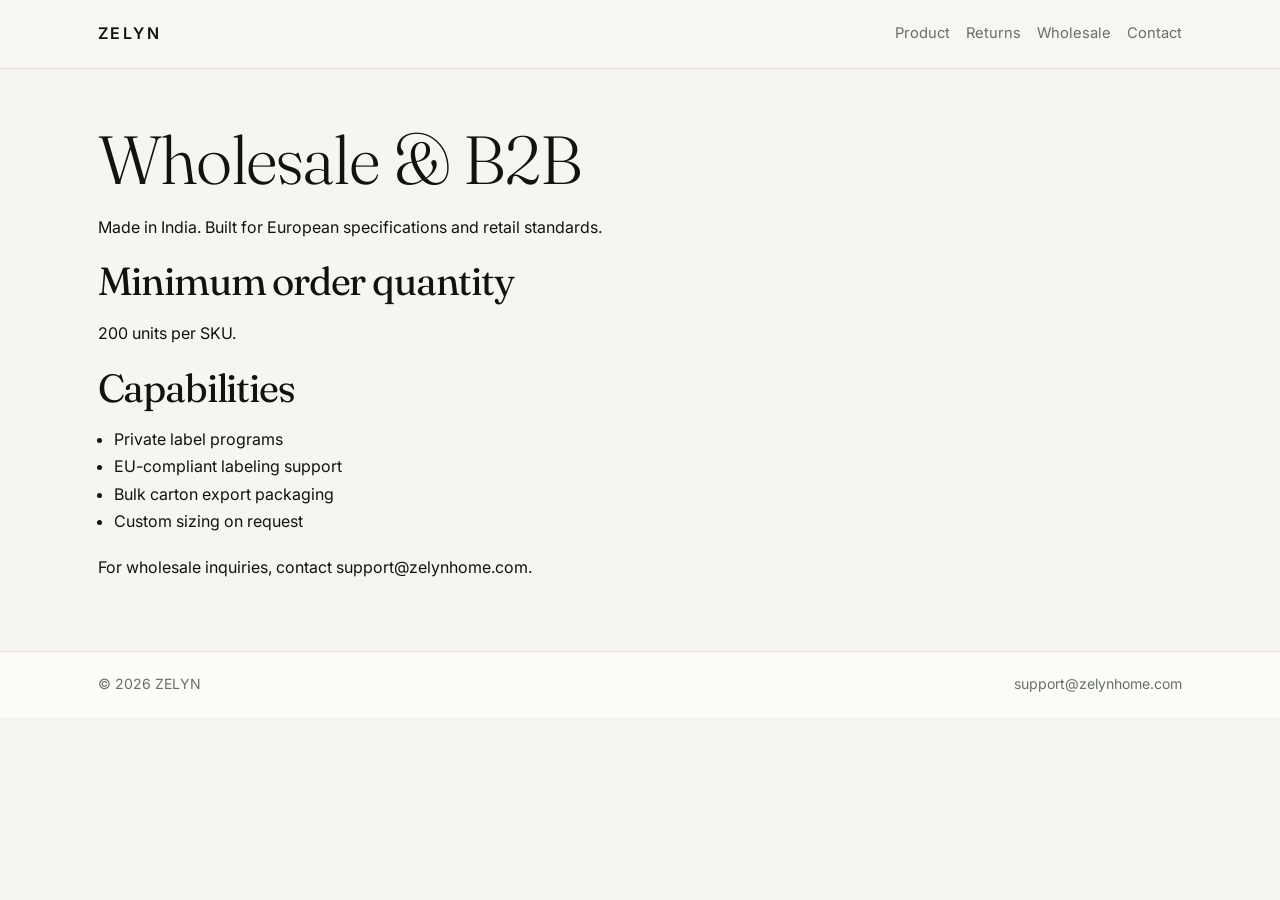
<file: wholesale.html>
<!doctype html>
<html lang="en">
<head>
  <meta charset="utf-8">
  <meta name="viewport" content="width=device-width, initial-scale=1">
  <title>Wholesale — ZELYN</title>
  <meta name="description" content="Wholesale and B2B information for ZELYN premium fitted sheets built for European requirements.">
  <link rel="preconnect" href="https://fonts.googleapis.com">
  <link rel="preconnect" href="https://fonts.gstatic.com" crossorigin>
  <link href="https://fonts.googleapis.com/css2?family=Fraunces:wght@400;500&family=Inter:wght@400;500;600&display=swap" rel="stylesheet">
  <link rel="stylesheet" href="assets/css/styles.css">
</head>
<body>
  <header class="site-header">
    <div class="header-inner">
      <a class="logo" href="index.html" aria-label="ZELYN Home">ZELYN</a>
      <button class="menu-toggle" data-menu-toggle aria-label="Toggle menu" aria-expanded="false">Menu</button>
      <nav class="site-nav" data-nav>
        <a href="index.html">Product</a>
        <a href="returns.html">Returns</a>
        <a href="wholesale.html">Wholesale</a>
        <a href="mailto:support@zelynhome.com">Contact</a>
      </nav>
    </div>
  </header>

  <main class="page-content">
    <h1>Wholesale &amp; B2B</h1>
    <p>Made in India. Built for European specifications and retail standards.</p>

    <h2>Minimum order quantity</h2>
    <p>200 units per SKU.</p>

    <h2>Capabilities</h2>
    <ul>
      <li>Private label programs</li>
      <li>EU-compliant labeling support</li>
      <li>Bulk carton export packaging</li>
      <li>Custom sizing on request</li>
    </ul>

    <p>For wholesale inquiries, contact support@zelynhome.com.</p>
  </main>

  <footer class="site-footer">
    <div class="footer-inner">
      <span>© <span data-year></span> ZELYN</span>
      <span>support@zelynhome.com</span>
    </div>
  </footer>

  <script src="assets/js/main.js" defer></script>
</body>
</html>
</file>
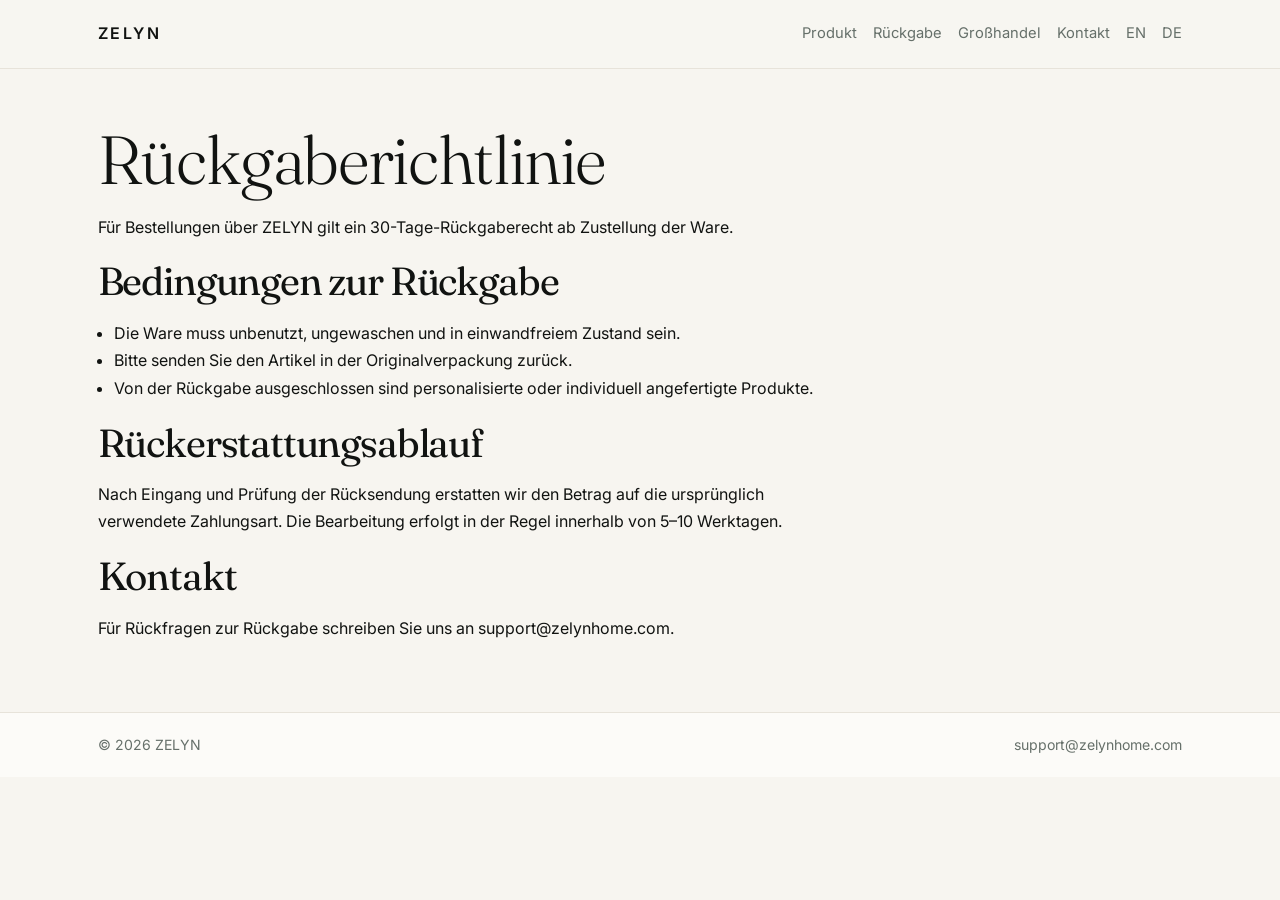
<file: de/returns.html>
<!doctype html>
<html lang="de">
<head>
  <meta charset="utf-8">
  <meta name="viewport" content="width=device-width, initial-scale=1">
  <title>Rückgabe — ZELYN</title>
  <meta name="description" content="Rückgabeinformationen von ZELYN: Fristen, Bedingungen und Erstattungsablauf für Bestellungen in der EU.">
  <link rel="canonical" href="https://zelynhome.com/de/returns.html">
  <link rel="alternate" hreflang="de" href="https://zelynhome.com/de/returns.html">
  <link rel="alternate" hreflang="en" href="https://zelynhome.com/returns.html">
  <link rel="alternate" hreflang="x-default" href="https://zelynhome.com/returns.html">
  <link rel="preconnect" href="https://fonts.googleapis.com">
  <link rel="preconnect" href="https://fonts.gstatic.com" crossorigin>
  <link href="https://fonts.googleapis.com/css2?family=Fraunces:wght@400;500&family=Inter:wght@400;500;600&display=swap" rel="stylesheet">
  <link rel="stylesheet" href="../assets/css/styles.css">
</head>
<body>
  <header class="site-header">
    <div class="header-inner">
      <a class="logo" href="index.html" aria-label="ZELYN Startseite">ZELYN</a>
      <button class="menu-toggle" data-menu-toggle aria-label="Menü umschalten" aria-expanded="false">Menü</button>
      <nav class="site-nav" data-nav>
        <a href="index.html">Produkt</a>
        <a href="returns.html" aria-current="page">Rückgabe</a>
        <a href="wholesale.html">Großhandel</a>
        <a href="mailto:support@zelynhome.com">Kontakt</a>
        <a href="../returns.html" lang="en" hreflang="en">EN</a>
        <a href="returns.html" lang="de" hreflang="de" aria-current="page">DE</a>
      </nav>
    </div>
  </header>

  <main class="page-content">
    <h1>Rückgaberichtlinie</h1>
    <p>Für Bestellungen über ZELYN gilt ein 30-Tage-Rückgaberecht ab Zustellung der Ware.</p>

    <h2>Bedingungen zur Rückgabe</h2>
    <ul>
      <li>Die Ware muss unbenutzt, ungewaschen und in einwandfreiem Zustand sein.</li>
      <li>Bitte senden Sie den Artikel in der Originalverpackung zurück.</li>
      <li>Von der Rückgabe ausgeschlossen sind personalisierte oder individuell angefertigte Produkte.</li>
    </ul>

    <h2>Rückerstattungsablauf</h2>
    <p>Nach Eingang und Prüfung der Rücksendung erstatten wir den Betrag auf die ursprünglich verwendete Zahlungsart. Die Bearbeitung erfolgt in der Regel innerhalb von 5–10 Werktagen.</p>

    <h2>Kontakt</h2>
    <p>Für Rückfragen zur Rückgabe schreiben Sie uns an support@zelynhome.com.</p>
  </main>

  <footer class="site-footer">
    <div class="footer-inner">
      <span>© <span data-year></span> ZELYN</span>
      <span>support@zelynhome.com</span>
    </div>
  </footer>

  <script src="../assets/js/main.js" defer></script>
</body>
</html>
</file>
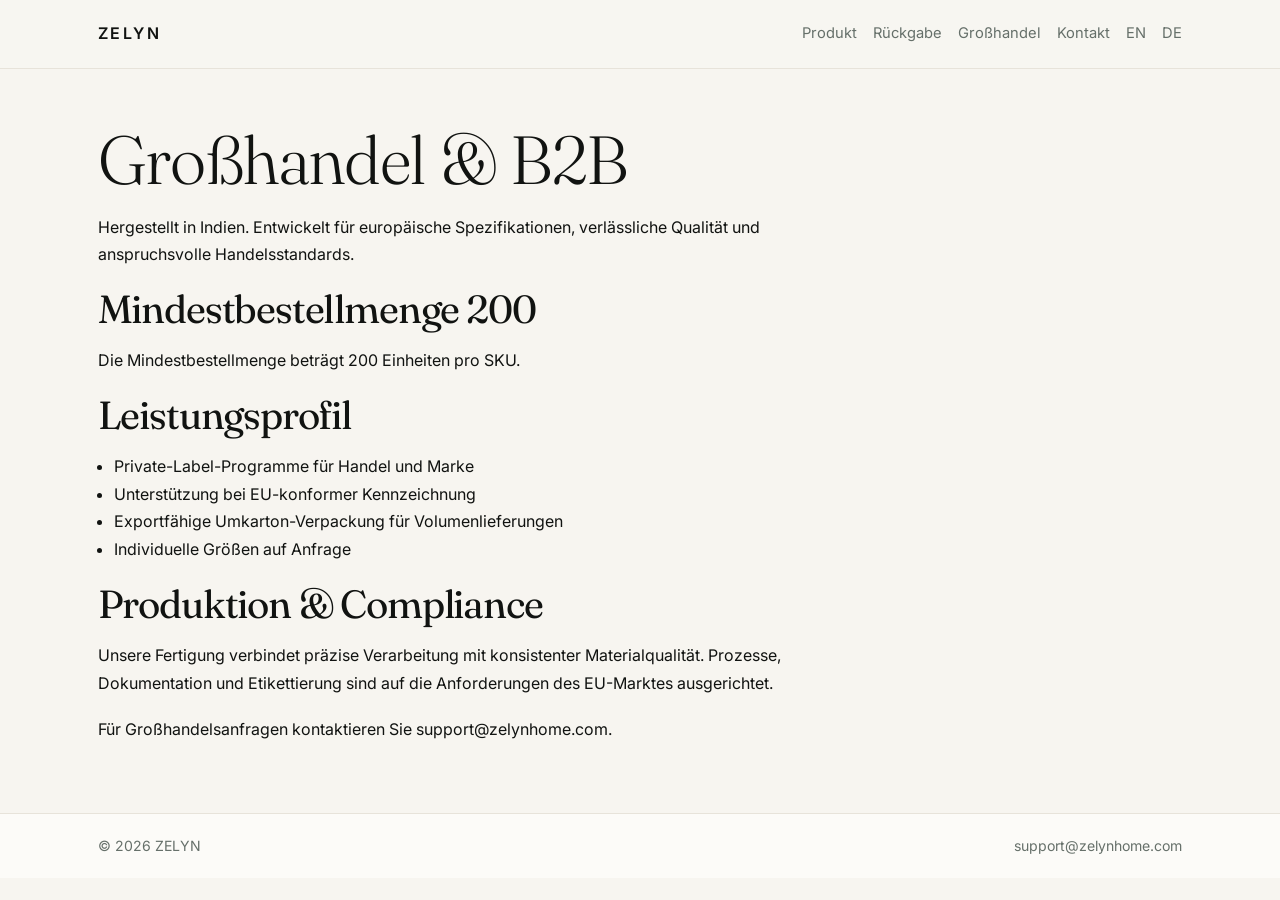
<file: de/wholesale.html>
<!doctype html>
<html lang="de">
<head>
  <meta charset="utf-8">
  <meta name="viewport" content="width=device-width, initial-scale=1">
  <title>Großhandel — ZELYN</title>
  <meta name="description" content="Großhandel und B2B mit ZELYN: premium Spannbettlaken, verlässliche Produktion und EU-konforme Kennzeichnung.">
  <link rel="canonical" href="https://zelynhome.com/de/wholesale.html">
  <link rel="alternate" hreflang="de" href="https://zelynhome.com/de/wholesale.html">
  <link rel="alternate" hreflang="en" href="https://zelynhome.com/wholesale.html">
  <link rel="alternate" hreflang="x-default" href="https://zelynhome.com/wholesale.html">
  <link rel="preconnect" href="https://fonts.googleapis.com">
  <link rel="preconnect" href="https://fonts.gstatic.com" crossorigin>
  <link href="https://fonts.googleapis.com/css2?family=Fraunces:wght@400;500&family=Inter:wght@400;500;600&display=swap" rel="stylesheet">
  <link rel="stylesheet" href="../assets/css/styles.css">
</head>
<body>
  <header class="site-header">
    <div class="header-inner">
      <a class="logo" href="index.html" aria-label="ZELYN Startseite">ZELYN</a>
      <button class="menu-toggle" data-menu-toggle aria-label="Menü umschalten" aria-expanded="false">Menü</button>
      <nav class="site-nav" data-nav>
        <a href="index.html">Produkt</a>
        <a href="returns.html">Rückgabe</a>
        <a href="wholesale.html" aria-current="page">Großhandel</a>
        <a href="mailto:support@zelynhome.com">Kontakt</a>
        <a href="../wholesale.html" lang="en" hreflang="en">EN</a>
        <a href="wholesale.html" lang="de" hreflang="de" aria-current="page">DE</a>
      </nav>
    </div>
  </header>

  <main class="page-content">
    <h1>Großhandel &amp; B2B</h1>
    <p>Hergestellt in Indien. Entwickelt für europäische Spezifikationen, verlässliche Qualität und anspruchsvolle Handelsstandards.</p>

    <h2>Mindestbestellmenge 200</h2>
    <p>Die Mindestbestellmenge beträgt 200 Einheiten pro SKU.</p>

    <h2>Leistungsprofil</h2>
    <ul>
      <li>Private-Label-Programme für Handel und Marke</li>
      <li>Unterstützung bei EU-konformer Kennzeichnung</li>
      <li>Exportfähige Umkarton-Verpackung für Volumenlieferungen</li>
      <li>Individuelle Größen auf Anfrage</li>
    </ul>

    <h2>Produktion &amp; Compliance</h2>
    <p>Unsere Fertigung verbindet präzise Verarbeitung mit konsistenter Materialqualität. Prozesse, Dokumentation und Etikettierung sind auf die Anforderungen des EU-Marktes ausgerichtet.</p>

    <p>Für Großhandelsanfragen kontaktieren Sie support@zelynhome.com.</p>
  </main>

  <footer class="site-footer">
    <div class="footer-inner">
      <span>© <span data-year></span> ZELYN</span>
      <span>support@zelynhome.com</span>
    </div>
  </footer>

  <script src="../assets/js/main.js" defer></script>
</body>
</html>
</file>
<file: assets/css/styles.css>
:root {
  --bg: #f7f5f0;
  --surface: #fcfbf8;
  --ink: #111311;
  --muted: #66706a;
  --line: #e7e3da;
  --brand: #111311;
  --max: 1120px;
  --content-max: 720px;
  --paragraph-max: 680px;
  --measure: 720px;
}

* {
  box-sizing: border-box;
}

html,
body {
  margin: 0;
  padding: 0;
}

html {
  scroll-behavior: smooth;
}

body {
  font-family: "Inter", -apple-system, BlinkMacSystemFont, "Segoe UI", sans-serif;
  color: var(--ink);
  background: var(--bg);
  line-height: 1.72;
  font-size: 1rem;
}

img {
  display: block;
  width: 100%;
  height: auto;
}

a {
  color: inherit;
}


.sr-only {
  position: absolute;
  width: 1px;
  height: 1px;
  padding: 0;
  margin: -1px;
  overflow: hidden;
  clip: rect(0, 0, 0, 0);
  white-space: nowrap;
  border: 0;
}
h1,
h2,
h3 {
  font-family: "Fraunces", Georgia, serif;
  font-weight: 400;
  letter-spacing: -0.02em;
  margin: 0 0 0.95rem;
  line-height: 1.15;
}

h1 {
  font-size: clamp(2rem, 6.6vw, 4rem);
  font-weight: 300;
}

h2 {
  font-size: clamp(1.55rem, 4vw, 2.45rem);
  letter-spacing: -0.03em;
}

h3 {
  font-size: clamp(1.08rem, 2.6vw, 1.35rem);
}

p,
ul {
  margin: 0 0 1.15rem;
}

p {
  max-width: var(--paragraph-max);
}

h1 + p,
h2 + p,
h3 + p {
  margin-top: 0.3rem;
}

.site-header {
  position: sticky;
  top: 0;
  z-index: 10;
  background: color-mix(in srgb, var(--bg) 94%, white 6%);
  backdrop-filter: blur(8px);
  border-bottom: 1px solid var(--line);
}

.header-inner,
.footer-inner,
.section-inner {
  max-width: var(--max);
  margin: 0 auto;
  padding: 0 1.1rem;
}

.header-inner {
  min-height: 68px;
  display: flex;
  align-items: center;
  justify-content: space-between;
  gap: 1rem;
}

.logo {
  text-decoration: none;
  font-size: 1rem;
  letter-spacing: 0.16em;
  font-weight: 600;
}

.menu-toggle {
  border: 1px solid var(--line);
  background: var(--surface);
  border-radius: 0.5rem;
  padding: 0.45rem 0.7rem;
  font-size: 0.95rem;
  line-height: 1;
}

.site-nav {
  display: none;
  gap: 1rem;
  font-size: 0.92rem;
  color: var(--muted);
}

.site-nav a {
  text-decoration: none;
}

.language-switch {
  display: flex;
  align-items: center;
  gap: 0.45rem;
  font-size: 0.8rem;
  letter-spacing: 0.08em;
  text-transform: uppercase;
}

.language-switch a {
  text-decoration: none;
  opacity: 0.6;
  transition: opacity 200ms ease;
}

.language-switch a.active {
  opacity: 1;
  font-weight: 600;
}

.language-switch .divider {
  opacity: 0.45;
}

.site-nav.is-open {
  display: flex;
  flex-direction: column;
  position: absolute;
  left: 0;
  right: 0;
  top: 68px;
  padding: 1.1rem;
  border-bottom: 1px solid var(--line);
  background: var(--surface);
}

main section {
  border-bottom: 1px solid var(--line);
}

main section:last-of-type {
  border-bottom: 0;
}

.hero-media {
  width: 100%;
  aspect-ratio: 4 / 5;
  object-fit: cover;
}

.hero-copy {
  padding: 2.25rem 1.1rem 2rem;
  margin: 0 auto;
}

.hero-copy > * {
  max-width: var(--content-max);
  margin-left: auto;
  margin-right: auto;
}

.kicker {
  color: var(--muted);
  text-transform: uppercase;
  letter-spacing: 0.1em;
  font-size: 0.72rem;
  margin-bottom: 0.8rem;
}

.trust-row {
  display: grid;
  grid-template-columns: 1fr 1fr;
  gap: 0.65rem;
  color: var(--muted);
  font-size: 0.83rem;
  margin-top: 1.5rem;
}

.section-inner {
  padding-top: 2.75rem;
  padding-bottom: 2.75rem;
}

.section-inner > :not(img) {
  max-width: var(--content-max);
}

.product-wrap {
  display: grid;
  gap: 1.3rem;
}

.product-copy {
  background: var(--surface);
  border: 1px solid var(--line);
  border-radius: 1rem;
  padding: 1.25rem;
}

.spec {
  color: var(--muted);
  margin-bottom: 0.75rem;
}

.price {
  font-size: clamp(1.8rem, 5vw, 2.2rem);
  margin: 1rem 0;
}

.button {
  display: block;
  width: 100%;
  text-align: center;
  text-decoration: none;
  background: #000;
  color: #fff;
  padding: 0.82rem 1.15rem;
  border-radius: 8px;
  font-weight: 500;
  margin-top: 0.35rem;
  transition: background-color 200ms ease, transform 200ms ease;
}

.button:hover {
  background: #202020;
  transform: translateY(-2px);
}

.product-wrap img {
  border-radius: 1rem;
}


.proof-grid {
  display: grid;
  gap: 1rem;
}

.proof-item {
  margin: 0;
}

.proof-item img {
  border-radius: 1rem;
}

.reveal {
  opacity: 0;
  transform: translateY(12px);
  transition: opacity 500ms cubic-bezier(0.4, 0, 0.2, 1), transform 500ms cubic-bezier(0.4, 0, 0.2, 1);
  transition-delay: 0ms;
}

.reveal.is-visible {
  opacity: 1;
  transform: translateY(0);
  transition-delay: 0ms;
}

.hover-media {
  overflow: hidden;
}

.hover-media img {
  transition: transform 300ms ease;
}

img.hover-media {
  transition: transform 300ms ease;
}

.faq-question {
  margin: 0;
  font-family: "Fraunces", Georgia, serif;
  font-size: clamp(1.08rem, 2.6vw, 1.35rem);
  font-weight: 400;
  letter-spacing: -0.02em;
  line-height: 1.15;
}

.faq-trigger {
  width: 100%;
  text-align: left;
  background: transparent;
  border: 0;
  padding: 0;
  color: inherit;
  font: inherit;
  cursor: pointer;
}

.faq-answer {
  overflow: hidden;
  max-height: 0;
  opacity: 0;
  transition: max-height 300ms ease, opacity 300ms ease;
}

.faq-item.is-open .faq-answer {
  opacity: 1;
}

.proof-item figcaption {
  color: var(--muted);
  font-size: 0.9rem;
  margin-top: 0.7rem;
}

.technical-list {
  list-style: none;
  padding: 0;
  margin: 0;
  display: grid;
  gap: 0.7rem;
}

.technical-list li {
  padding: 0.7rem 0.85rem;
  border: 1px solid var(--line);
  border-radius: 0.6rem;
  background: var(--surface);
}

.button-secondary {
  background: transparent;
  color: var(--ink);
  border: 1px solid var(--line);
}

.button-secondary:hover {
  background: color-mix(in srgb, var(--surface) 90%, white 10%);
}

.footer-links {
  align-items: center;
}

.footer-links a {
  text-decoration: none;
}

.faq-item {
  border-top: 1px solid var(--line);
  padding: 1rem 0;
}

.faq-item p {
  color: var(--muted);
  margin: 0;
}

.page-content {
  max-width: var(--max);
  margin: 0 auto;
  padding: 3.2rem 1.1rem;
}

.page-content > * {
  max-width: var(--measure);
}

.page-content ul {
  padding-left: 1rem;
}

.site-footer {
  border-top: 1px solid var(--line);
  background: var(--surface);
}

.footer-inner {
  padding-top: 1.25rem;
  padding-bottom: 1.25rem;
  display: flex;
  justify-content: space-between;
  gap: 1rem;
  flex-wrap: wrap;
  color: var(--muted);
  font-size: 0.88rem;
}

@media (min-width: 768px) {
  h1 {
    font-size: clamp(2.3rem, 5.4vw, 4.25rem);
  }

  .menu-toggle {
    display: none;
  }

  .site-nav {
    display: flex;
    position: static;
  }

  .language-switch {
    font-size: 0.82rem;
  }

  .hero-media {
    aspect-ratio: 16 / 8;
  }

  .section-flow-tight .section-inner {
    padding-top: 2rem;
  }

  .section-hero .hero-copy {
    padding-top: 3.4rem;
    padding-bottom: 2.6rem;
  }


  .trust-row {
    grid-template-columns: repeat(4, auto);
    gap: 1.25rem;
  }

  .product-wrap {
    grid-template-columns: 1fr 1fr;
    gap: 2rem;
    align-items: center;
  }

  .proof-grid {
    grid-template-columns: 1.2fr 1fr 1fr;
    align-items: start;
    gap: 1.35rem;
  }

  .proof-item-large {
    grid-row: span 2;
  }

  .section-inner {
    padding-top: 4.1rem;
    padding-bottom: 4.1rem;
  }

  .section-inner > :not(img) {
    margin-left: auto;
    margin-right: auto;
  }

  .button {
    display: inline-block;
    width: auto;
  }

}

@media (hover: hover) and (pointer: fine) {
  .hover-media:hover img {
    transform: scale(1.02);
  }

  img.hover-media:hover {
    transform: scale(1.02);
  }
}


@media (max-width: 767px) {
  h1 {
    font-size: clamp(1.9rem, 8.8vw, 2.8rem);
  }

  h1,
  h2,
  h3 {
    margin-bottom: 1.05rem;
    line-height: 1.2;
  }

  p,
  ul {
    margin-bottom: 1.25rem;
    line-height: 1.76;
  }

  h1 + p,
  h2 + p,
  h3 + p {
    margin-top: 0.45rem;
  }

  .section-flow-tight .section-inner {
    padding-top: 2rem;
  }

  .section-proof .section-inner {
    padding-bottom: 2.3rem;
  }

  .section-product .section-inner {
    padding-top: 2.3rem;
  }

  .product-copy .button {
    width: 100%;
  }

  .section-hero .hero-media {
    width: 100vw;
    margin-left: calc(50% - 50vw);
    max-width: none;
  }
}

@media (prefers-reduced-motion: reduce) {
  html {
    scroll-behavior: auto;
  }

  .reveal,
  .reveal.is-visible,
  .button,
  .hover-media img,
  img.hover-media,
  .faq-answer {
    transition: none;
    transition-delay: 0ms;
    transform: none;
    opacity: 1;
  }
}
</file>
